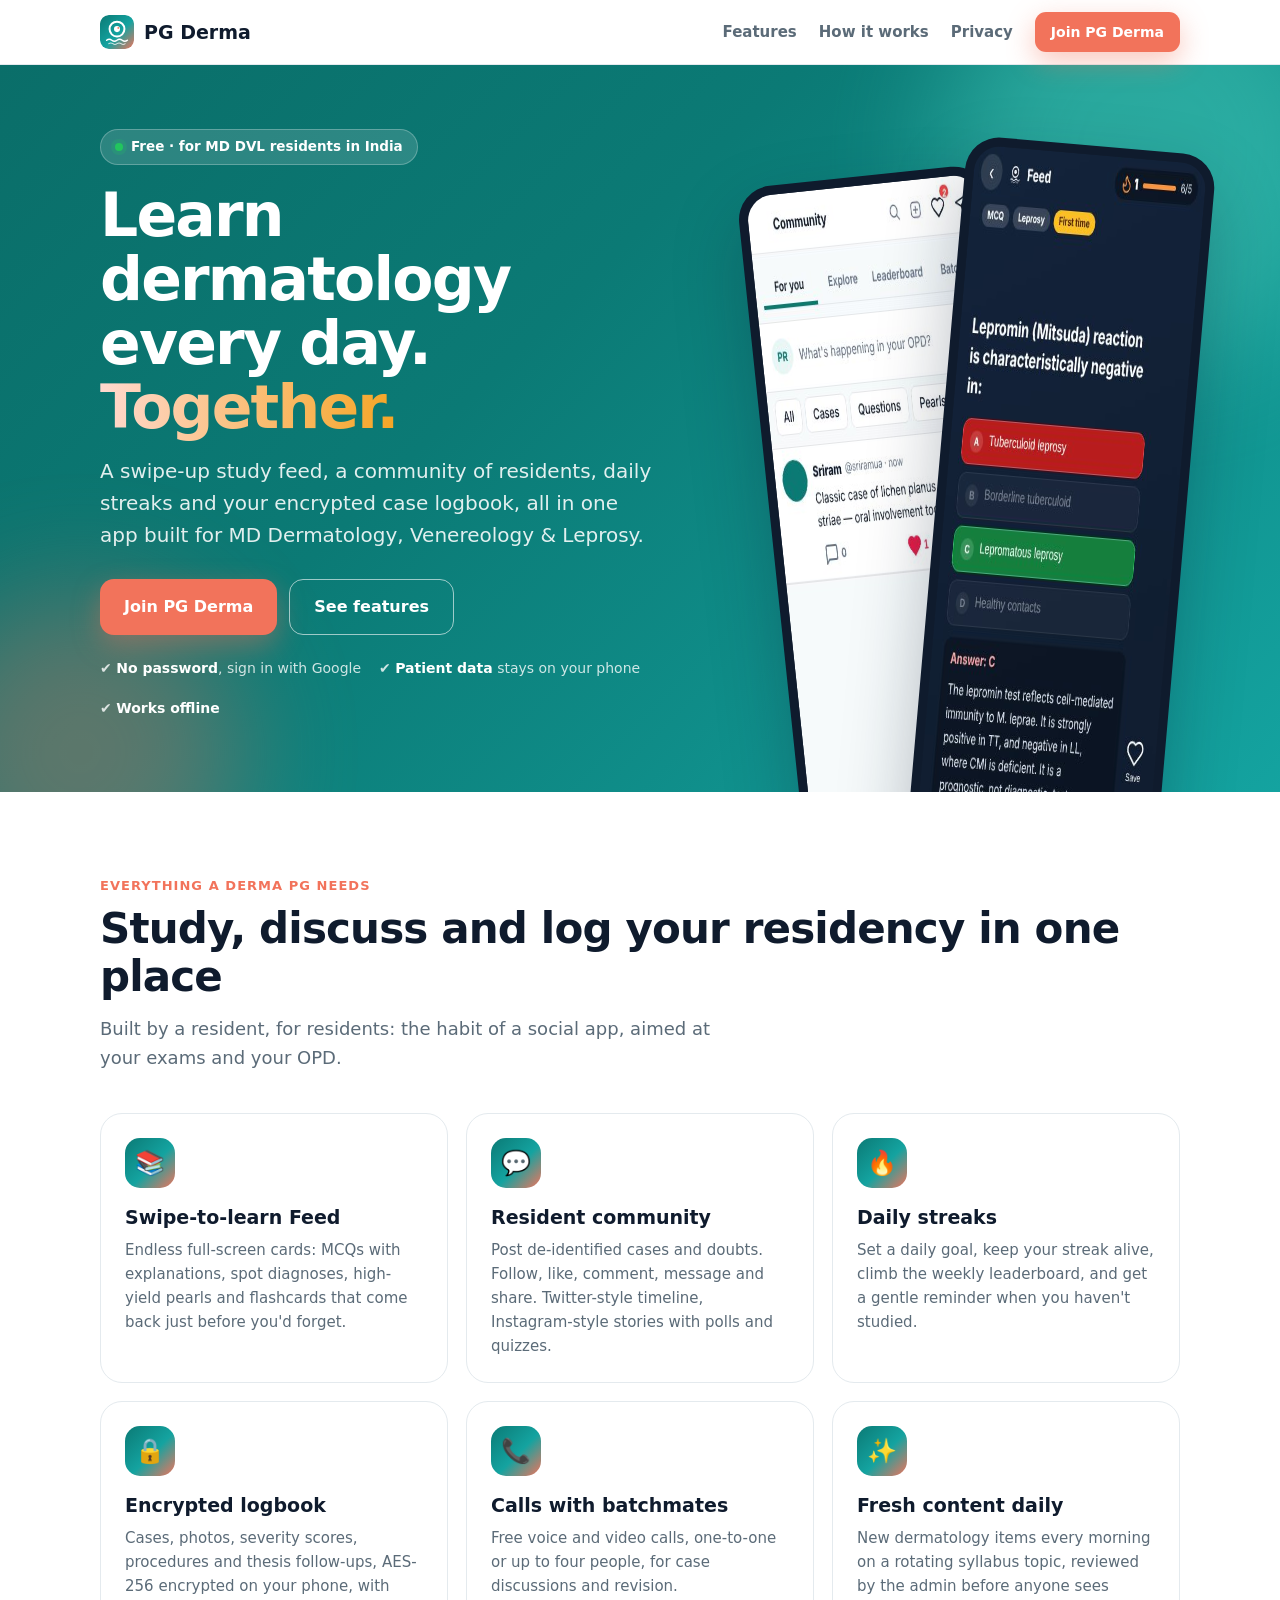
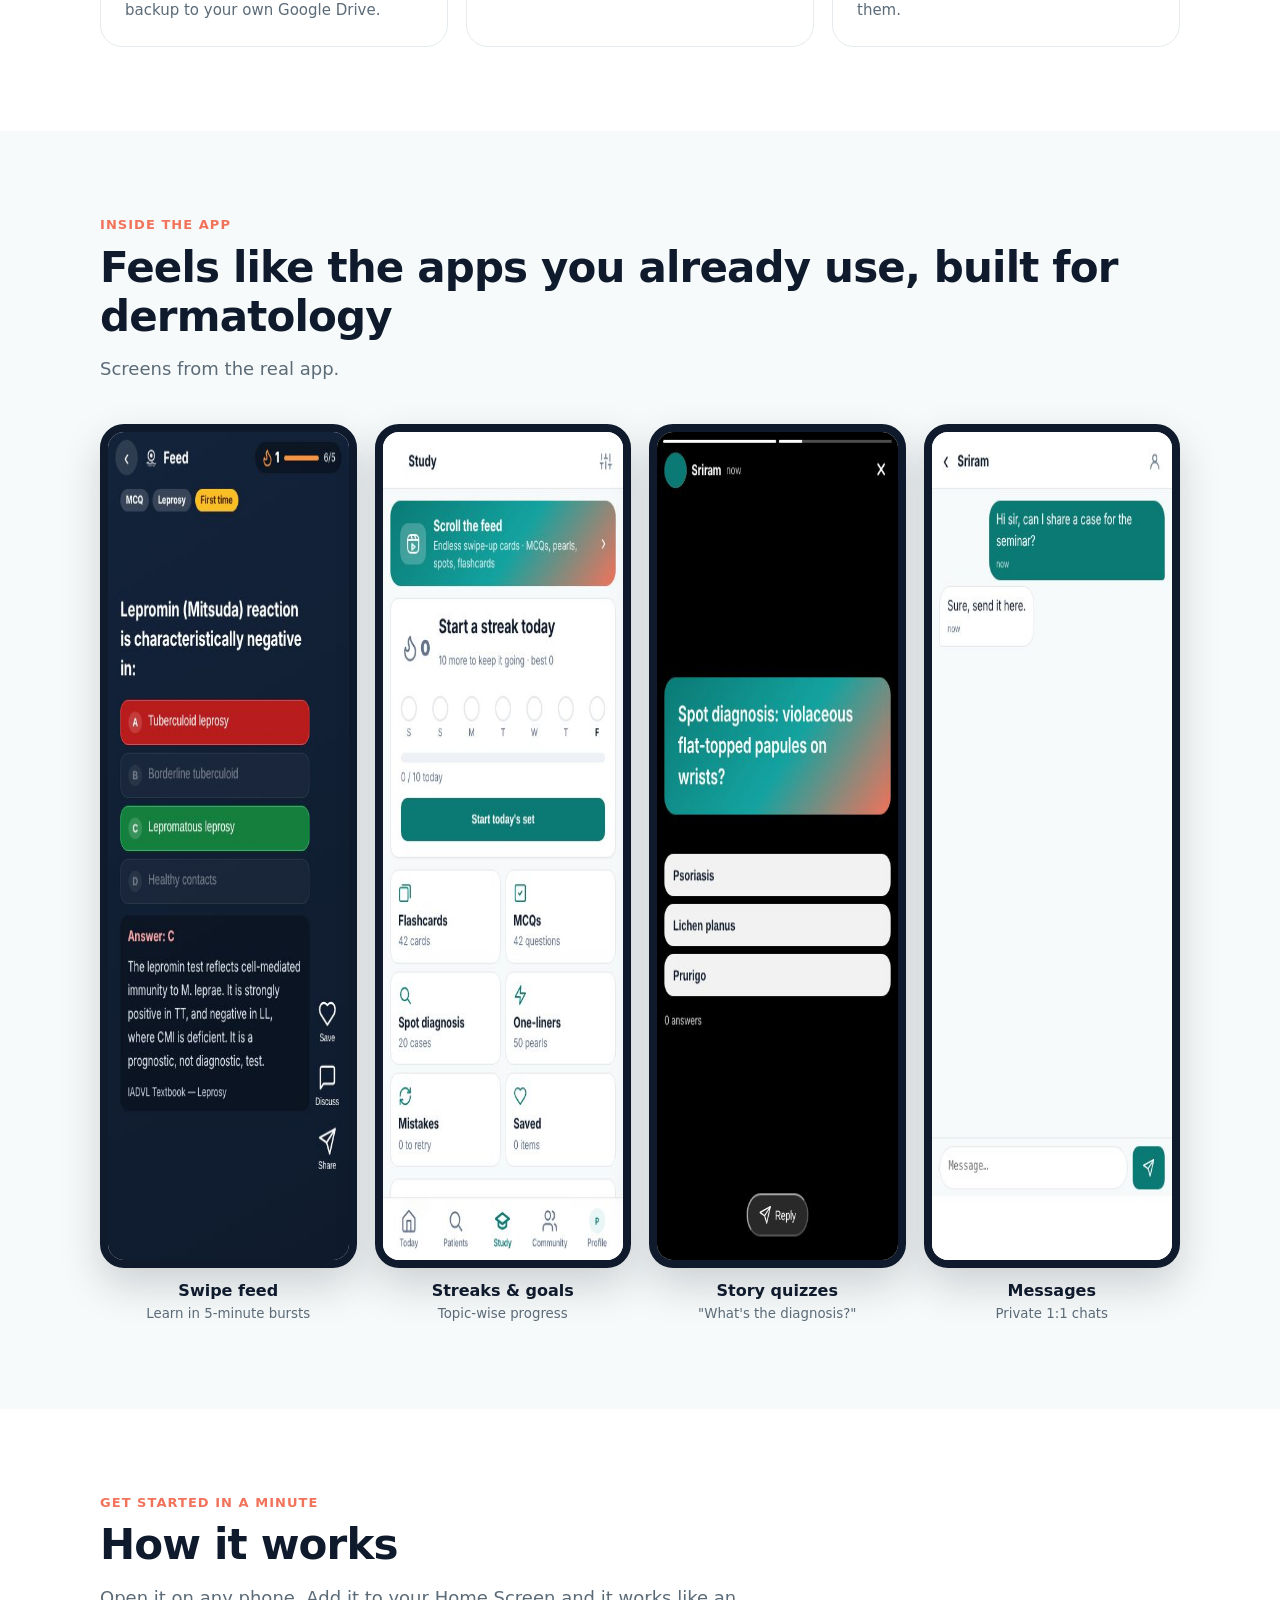
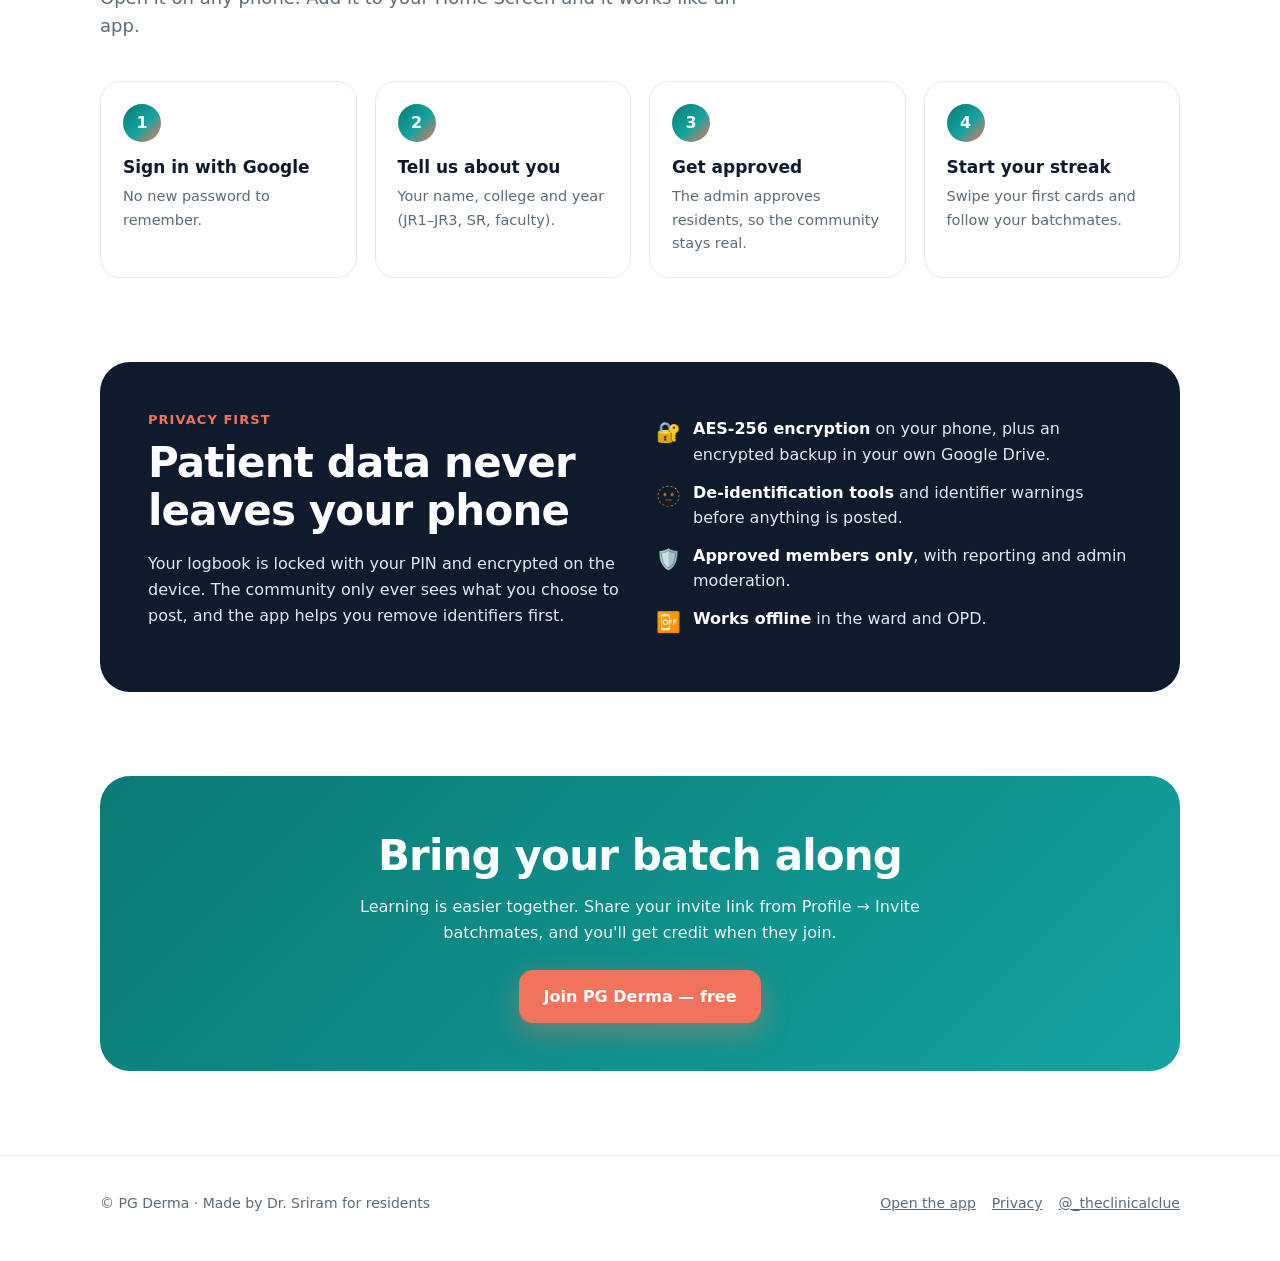
<file: web/src/site/index.html>
<!doctype html>
<html lang="en"><head><meta charset="utf-8"><meta name="viewport" content="width=device-width,initial-scale=1,viewport-fit=cover">
<title>PG Derma — learn dermatology every day, together</title>
<meta name="description" content="The free app for MD Dermatology, Venereology & Leprosy residents in India: a swipe-up study feed, a community of residents, daily streaks and an encrypted case logbook.">
<meta name="theme-color" content="#0B7A75">
<meta property="og:title" content="PG Derma — the app for MD DVL residents"><meta property="og:description" content="Swipe-up study feed, resident community, streaks and an encrypted logbook. Free.">
<meta property="og:image" content="https://osmosis0415-a11y.github.io/pg-derma-companion/icon-512.png"><meta property="og:type" content="website">
<link rel="icon" href="../icon.svg">
<style>
:root{--t1:#0B7A75;--t2:#14A3A0;--coral:#F2735B;--gold:#F5A524;--ink:#0F1B2D;--mut:#5b6b78;--line:#e4eaee;--bg:#F7FAFA;--grad:linear-gradient(135deg,#0B7A75 0%,#14A3A0 55%,#F2735B 100%)}
*{box-sizing:border-box}html{scroll-behavior:smooth}body{margin:0;font:16px/1.6 Inter,system-ui,-apple-system,Segoe UI,Roboto,sans-serif;color:var(--ink);background:#fff}
a{color:inherit}img{max-width:100%;display:block}
.wrap{max-width:1120px;margin:0 auto;padding:0 20px}
nav{position:sticky;top:0;z-index:20;background:rgba(255,255,255,.85);backdrop-filter:blur(12px);border-bottom:1px solid var(--line)}
nav .wrap{display:flex;align-items:center;gap:16px;height:64px}.brand{display:flex;align-items:center;gap:10px;font-weight:800;font-size:19px;text-decoration:none}.brand img{width:34px;height:34px;border-radius:9px}
nav .links{margin-left:auto;display:flex;gap:22px;align-items:center}nav .links a{text-decoration:none;color:var(--mut);font-weight:600;font-size:15px}nav .links a:hover{color:var(--t1)}
.btn{display:inline-flex;align-items:center;justify-content:center;gap:8px;padding:14px 24px;border-radius:14px;font-weight:700;text-decoration:none;font-size:16px;transition:transform .15s,box-shadow .15s;border:0;cursor:pointer}
.btn.p{background:var(--grad);color:#fff;box-shadow:0 10px 28px rgba(11,122,117,.32)}.btn.p:hover{transform:translateY(-2px);box-shadow:0 14px 34px rgba(11,122,117,.4)}
.btn.g{background:#fff;color:var(--t1);border:1.5px solid var(--line)}.btn.sm{padding:9px 16px;font-size:14px;border-radius:11px}
/* hero */
.hero{position:relative;overflow:hidden;background:linear-gradient(135deg,#0A6E69 0%,#0B7A75 40%,#14A3A0 100%);color:#fff}
.hero h1{color:#fff}.hero h1 span{background:linear-gradient(90deg,#FFD9CF,#F5A524);-webkit-background-clip:text;background-clip:text;color:transparent}.hero .lead{color:rgba(255,255,255,.88)}.hero .trust{color:rgba(255,255,255,.8)}.hero .trust b{color:#fff}
.hero .btn.p,.btn.coral{background:#F2735B;box-shadow:0 10px 28px rgba(242,115,91,.4)}.hero .btn.g{background:transparent;color:#fff;border:1.5px solid rgba(255,255,255,.6)}
.hero .pill{background:rgba(255,255,255,.14);border-color:rgba(255,255,255,.25);color:#fff}
.hero .blob{position:absolute;border-radius:50%;filter:blur(60px);opacity:.35;animation:fl 14s ease-in-out infinite}.b1{width:420px;height:420px;background:#5eead4;top:-120px;right:-80px}.b2{width:320px;height:320px;background:#F2735B;bottom:-120px;left:-80px;animation-delay:-6s}
@keyframes fl{50%{transform:translate(-30px,30px) scale(1.1)}}
.hero .wrap{position:relative;display:grid;grid-template-columns:1.1fr .9fr;gap:40px;align-items:center;padding-top:64px;padding-bottom:72px}
.pill{display:inline-flex;align-items:center;gap:8px;background:#fff;border:1px solid var(--line);border-radius:999px;padding:6px 14px;font-size:13.5px;font-weight:600;color:var(--t1)}
.pill i{width:8px;height:8px;border-radius:50%;background:#22c55e;box-shadow:0 0 0 4px rgba(34,197,94,.18)}
h1{font-size:clamp(36px,5.4vw,60px);line-height:1.07;letter-spacing:-.03em;margin:18px 0 16px;font-weight:850}
h1 span{background:var(--grad);-webkit-background-clip:text;background-clip:text;color:transparent}
.lead{font-size:clamp(17px,1.6vw,20px);color:var(--mut);max-width:560px;margin:0 0 28px}
.ctas{display:flex;gap:12px;flex-wrap:wrap}.trust{display:flex;gap:18px;flex-wrap:wrap;margin-top:22px;color:var(--mut);font-size:14px}.trust b{color:var(--ink)}
.phones{position:relative;height:560px}
.phone{position:absolute;width:250px;border-radius:34px;padding:9px;background:#0F1B2D;box-shadow:0 30px 70px rgba(15,27,45,.28)}.phone img{border-radius:26px;width:100%}
.phone.a{right:150px;top:30px;transform:rotate(-6deg);animation:bob 6s ease-in-out infinite}.phone.b{right:0;top:0;transform:rotate(5deg);animation:bob 6s ease-in-out infinite -3s;z-index:2}
@keyframes bob{50%{translate:0 -12px}}
/* sections */
section{padding:84px 0}.eyebrow{font-weight:800;color:var(--coral);letter-spacing:.08em;text-transform:uppercase;font-size:13px}
h2{font-size:clamp(28px,3.6vw,42px);letter-spacing:-.02em;line-height:1.15;margin:8px 0 14px}.sub{color:var(--mut);max-width:640px;font-size:18px;margin:0 0 40px}
.grid{display:grid;grid-template-columns:repeat(3,1fr);gap:18px}
.card{background:#fff;border:1px solid var(--line);border-radius:22px;padding:24px;transition:transform .2s,box-shadow .2s}.card:hover{transform:translateY(-4px);box-shadow:0 18px 40px rgba(15,27,45,.08)}
.card .ic{width:50px;height:50px;border-radius:15px;display:flex;align-items:center;justify-content:center;font-size:24px;background:var(--grad);color:#fff;margin-bottom:14px}
.card h3{margin:0 0 6px;font-size:19px}.card p{margin:0;color:var(--mut);font-size:15px}
.alt{background:var(--bg)}
.show{display:grid;grid-template-columns:repeat(4,1fr);gap:18px;align-items:start}.show figure{margin:0;text-align:center}.show img{border-radius:24px;border:8px solid #0F1B2D;box-shadow:0 18px 40px rgba(15,27,45,.18)}.show figcaption{margin-top:10px;font-weight:700}.show small{display:block;color:var(--mut);font-weight:400}
.steps{display:grid;grid-template-columns:repeat(4,1fr);gap:18px;counter-reset:s}.step{position:relative;padding:22px;border-radius:20px;background:#fff;border:1px solid var(--line)}
.step::before{counter-increment:s;content:counter(s);display:flex;width:38px;height:38px;border-radius:50%;background:var(--grad);color:#fff;font-weight:800;align-items:center;justify-content:center;margin-bottom:12px}.step h3{margin:0 0 4px;font-size:17px}.step p{margin:0;color:var(--mut);font-size:14.5px}
.privacy{background:#0F1B2D;color:#e2e8f0;border-radius:30px;padding:48px;display:grid;grid-template-columns:1fr 1fr;gap:32px;align-items:center}.privacy h2{color:#fff}.privacy ul{margin:0;padding:0;list-style:none;display:grid;gap:12px}.privacy li{display:flex;gap:12px;align-items:flex-start}.privacy li b{color:#fff}.privacy li span:first-child{font-size:20px}
.invite{background:linear-gradient(135deg,#0B7A75,#14A3A0);color:#fff;border-radius:30px;padding:48px;text-align:center}.invite h2{color:#fff}.invite p{opacity:.92;max-width:560px;margin:0 auto 24px}.invite .btn.g{border:0}
footer{padding:36px 0 46px;color:var(--mut);font-size:14px;border-top:1px solid var(--line)}footer .wrap{display:flex;gap:18px;flex-wrap:wrap;align-items:center}footer .r{margin-left:auto;display:flex;gap:16px}
.reveal{opacity:0;transform:translateY(24px);transition:opacity .7s,transform .7s}.reveal.in{opacity:1;transform:none}
.mbar{display:none}
@media (max-width:900px){.hero .wrap{grid-template-columns:1fr;padding-top:36px}.phones{height:440px;max-width:420px;margin:0 auto;width:100%}.phone{width:200px}.phone.a{right:auto;left:10px}.grid,.show{grid-template-columns:1fr 1fr}.steps{grid-template-columns:1fr 1fr}.privacy{grid-template-columns:1fr;padding:32px}nav .links a.hide{display:none}}
@media (max-width:560px){.grid{grid-template-columns:1fr}.show{grid-template-columns:1fr 1fr;gap:10px}.show img{border-width:5px;border-radius:16px}section{padding:60px 0}.invite,.privacy{padding:28px 20px;border-radius:22px}
 .mbar{display:flex;position:fixed;left:12px;right:12px;bottom:calc(12px + env(safe-area-inset-bottom,0px));z-index:30}.mbar .btn{flex:1}}
@media (prefers-reduced-motion:reduce){*{animation:none!important;transition:none!important}.reveal{opacity:1;transform:none}}
</style></head>
<body>
<nav><div class="wrap"><a class="brand" href="#top"><img src="../icon.svg" alt="">PG Derma</a>
  <div class="links"><a class="hide" href="#features">Features</a><a class="hide" href="#how">How it works</a><a class="hide" href="#privacy">Privacy</a><a class="btn p sm join coral" href="../">Join PG Derma</a></div></div></nav>

<header class="hero" id="top"><i class="blob b1"></i><i class="blob b2"></i><div class="wrap">
  <div><span class="pill"><i></i> Free · for MD DVL residents in India</span>
    <h1>Learn dermatology every day. <span>Together.</span></h1>
    <p class="lead">A swipe-up study feed, a community of residents, daily streaks and your encrypted case logbook, all in one app built for MD Dermatology, Venereology &amp; Leprosy.</p>
    <div class="ctas"><a class="btn p join" href="../">Join PG Derma</a><a class="btn g" href="#features">See features</a></div>
    <div class="trust"><span>✔ <b>No password</b>, sign in with Google</span><span>✔ <b>Patient data</b> stays on your phone</span><span>✔ <b>Works offline</b></span></div></div>
  <div class="phones"><div class="phone a"><img src="shot-community.jpg" alt="PG Derma community timeline" width="390" height="844"></div><div class="phone b"><img src="shot-feed.jpg" alt="PG Derma swipe-up study feed with an MCQ" width="390" height="844"></div></div>
</div></header>

<section id="features"><div class="wrap">
  <div class="eyebrow reveal">Everything a derma PG needs</div><h2 class="reveal">Study, discuss and log your residency in one place</h2><p class="sub reveal">Built by a resident, for residents: the habit of a social app, aimed at your exams and your OPD.</p>
  <div class="grid">
    <div class="card reveal"><div class="ic">📚</div><h3>Swipe-to-learn Feed</h3><p>Endless full-screen cards: MCQs with explanations, spot diagnoses, high-yield pearls and flashcards that come back just before you'd forget.</p></div>
    <div class="card reveal"><div class="ic">💬</div><h3>Resident community</h3><p>Post de-identified cases and doubts. Follow, like, comment, message and share. Twitter-style timeline, Instagram-style stories with polls and quizzes.</p></div>
    <div class="card reveal"><div class="ic">🔥</div><h3>Daily streaks</h3><p>Set a daily goal, keep your streak alive, climb the weekly leaderboard, and get a gentle reminder when you haven't studied.</p></div>
    <div class="card reveal"><div class="ic">🔒</div><h3>Encrypted logbook</h3><p>Cases, photos, severity scores, procedures and thesis follow-ups, AES-256 encrypted on your phone, with backup to your own Google Drive.</p></div>
    <div class="card reveal"><div class="ic">📞</div><h3>Calls with batchmates</h3><p>Free voice and video calls, one-to-one or up to four people, for case discussions and revision.</p></div>
    <div class="card reveal"><div class="ic">✨</div><h3>Fresh content daily</h3><p>New dermatology items every morning on a rotating syllabus topic, reviewed by the admin before anyone sees them.</p></div>
  </div></div></section>

<section class="alt"><div class="wrap">
  <div class="eyebrow reveal">Inside the app</div><h2 class="reveal">Feels like the apps you already use, built for dermatology</h2><p class="sub reveal">Screens from the real app.</p>
  <div class="show">
    <figure class="reveal"><img src="shot-feed.jpg" alt="Swipe feed" loading="lazy" width="390" height="844"><figcaption>Swipe feed<small>Learn in 5-minute bursts</small></figcaption></figure>
    <figure class="reveal"><img src="shot-study.jpg" alt="Study hub with streak" loading="lazy" width="390" height="844"><figcaption>Streaks &amp; goals<small>Topic-wise progress</small></figcaption></figure>
    <figure class="reveal"><img src="shot-story.jpg" alt="Story quiz" loading="lazy" width="390" height="844"><figcaption>Story quizzes<small>"What's the diagnosis?"</small></figcaption></figure>
    <figure class="reveal"><img src="shot-dm.jpg" alt="Direct messages" loading="lazy" width="390" height="844"><figcaption>Messages<small>Private 1:1 chats</small></figcaption></figure>
  </div></div></section>

<section id="how"><div class="wrap">
  <div class="eyebrow reveal">Get started in a minute</div><h2 class="reveal">How it works</h2><p class="sub reveal">Open it on any phone. Add it to your Home Screen and it works like an app.</p>
  <div class="steps">
    <div class="step reveal"><h3>Sign in with Google</h3><p>No new password to remember.</p></div>
    <div class="step reveal"><h3>Tell us about you</h3><p>Your name, college and year (JR1–JR3, SR, faculty).</p></div>
    <div class="step reveal"><h3>Get approved</h3><p>The admin approves residents, so the community stays real.</p></div>
    <div class="step reveal"><h3>Start your streak</h3><p>Swipe your first cards and follow your batchmates.</p></div>
  </div></div></section>

<section id="privacy" style="padding-top:0"><div class="wrap"><div class="privacy reveal">
  <div><div class="eyebrow">Privacy first</div><h2>Patient data never leaves your phone</h2><p>Your logbook is locked with your PIN and encrypted on the device. The community only ever sees what you choose to post, and the app helps you remove identifiers first.</p></div>
  <ul><li><span>🔐</span><span><b>AES-256 encryption</b> on your phone, plus an encrypted backup in your own Google Drive.</span></li>
    <li><span>🫥</span><span><b>De-identification tools</b> and identifier warnings before anything is posted.</span></li>
    <li><span>🛡️</span><span><b>Approved members only</b>, with reporting and admin moderation.</span></li>
    <li><span>📴</span><span><b>Works offline</b> in the ward and OPD.</span></li></ul></div></div></section>

<section style="padding-top:0"><div class="wrap"><div class="invite reveal">
  <h2>Bring your batch along</h2><p>Learning is easier together. Share your invite link from Profile → Invite batchmates, and you'll get credit when they join.</p>
  <a class="btn p join coral" href="../">Join PG Derma — free</a></div></div></section>

<footer><div class="wrap"><span>© PG Derma · Made by Dr. Sriram for residents</span><div class="r"><a href="../">Open the app</a><a href="#privacy">Privacy</a><a href="https://www.instagram.com/_theclinicalclue/" target="_blank" rel="noopener">@_theclinicalclue</a></div></div></footer>
<div class="mbar"><a class="btn p join" href="../">Join PG Derma, free</a></div>
<script>
// Keep invite codes: /site/?ref=CODE → app sign-up with the same code
(() => { const r = new URLSearchParams(location.search).get('ref'); if (r && /^[A-Za-z0-9]{4,20}$/.test(r)) document.querySelectorAll('a.join').forEach(a => a.href = '../?ref=' + r); })();
const io = new IntersectionObserver(es => es.forEach(e => { if (e.isIntersecting) { e.target.classList.add('in'); io.unobserve(e.target); } }), { threshold: .12 });
document.querySelectorAll('.reveal').forEach((el, i) => { el.style.transitionDelay = (i % 4) * 70 + 'ms'; io.observe(el); });
</script>
</body></html>
</file>
